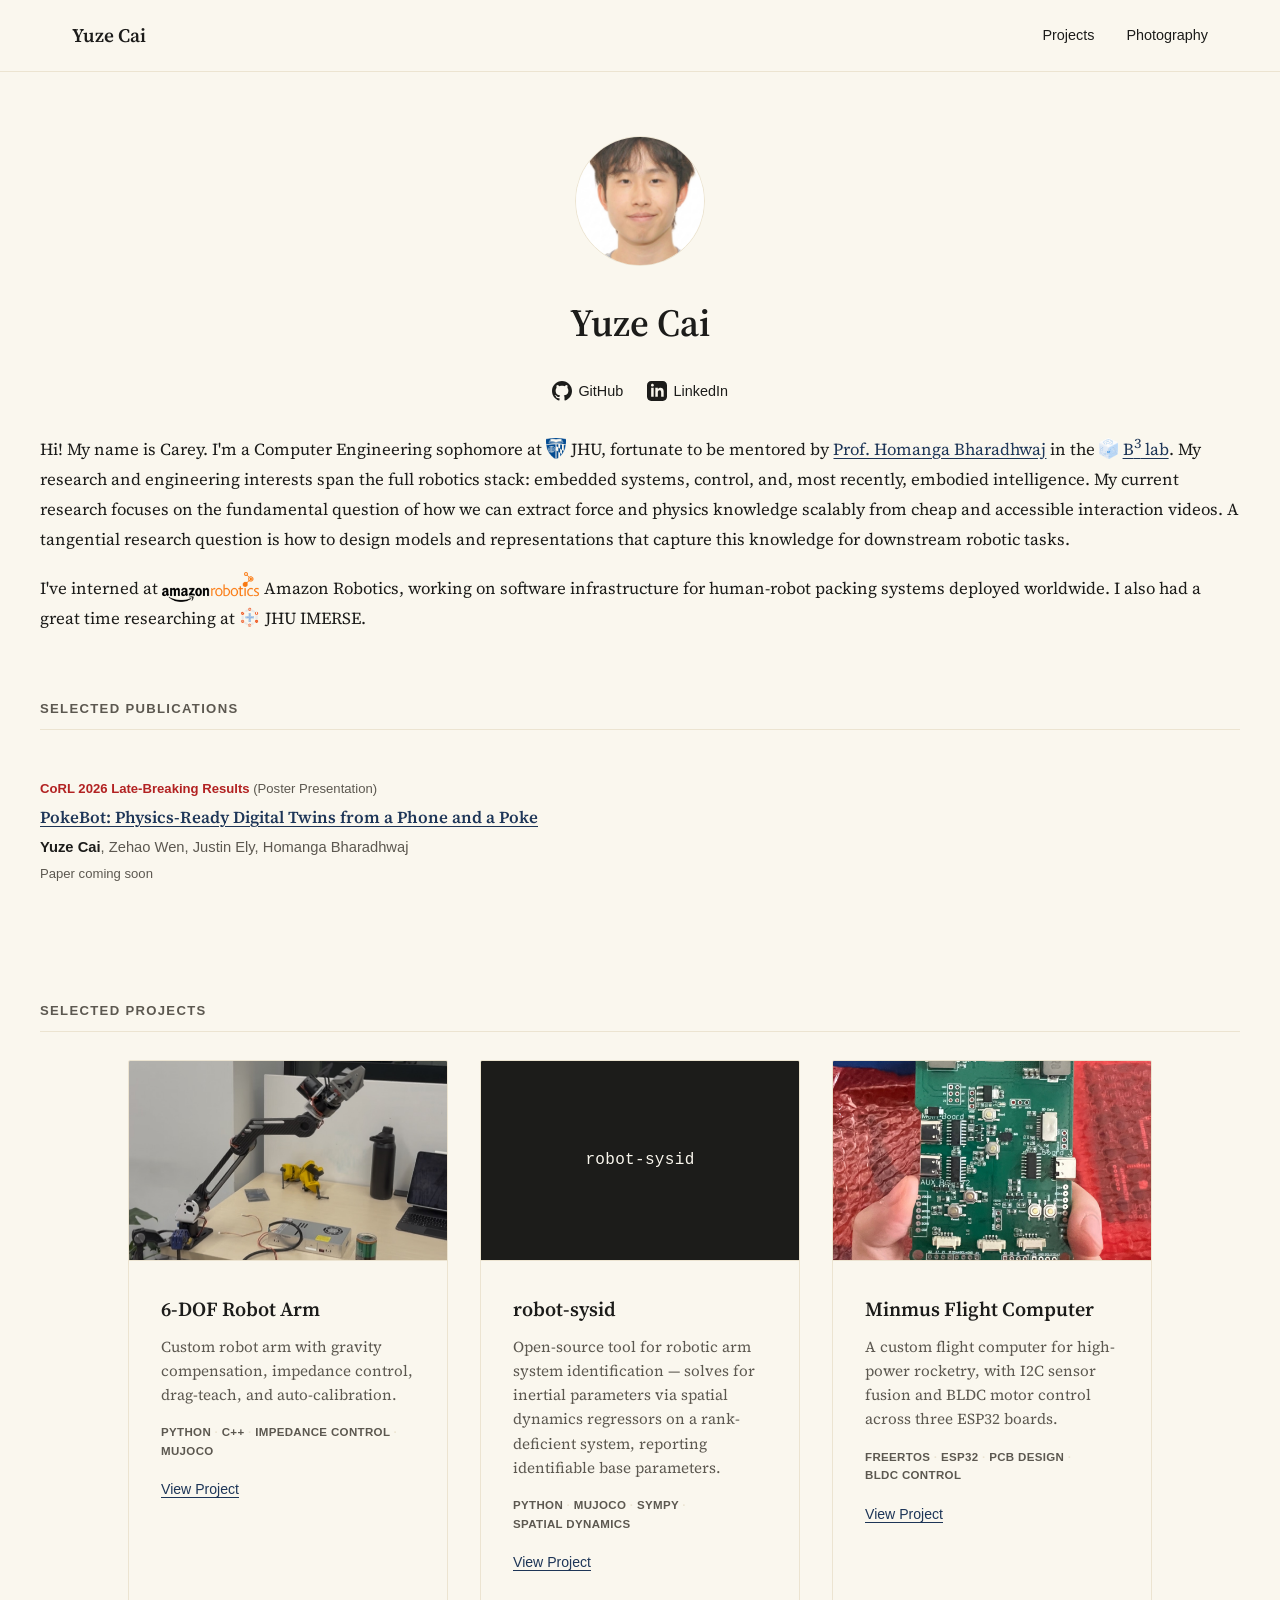
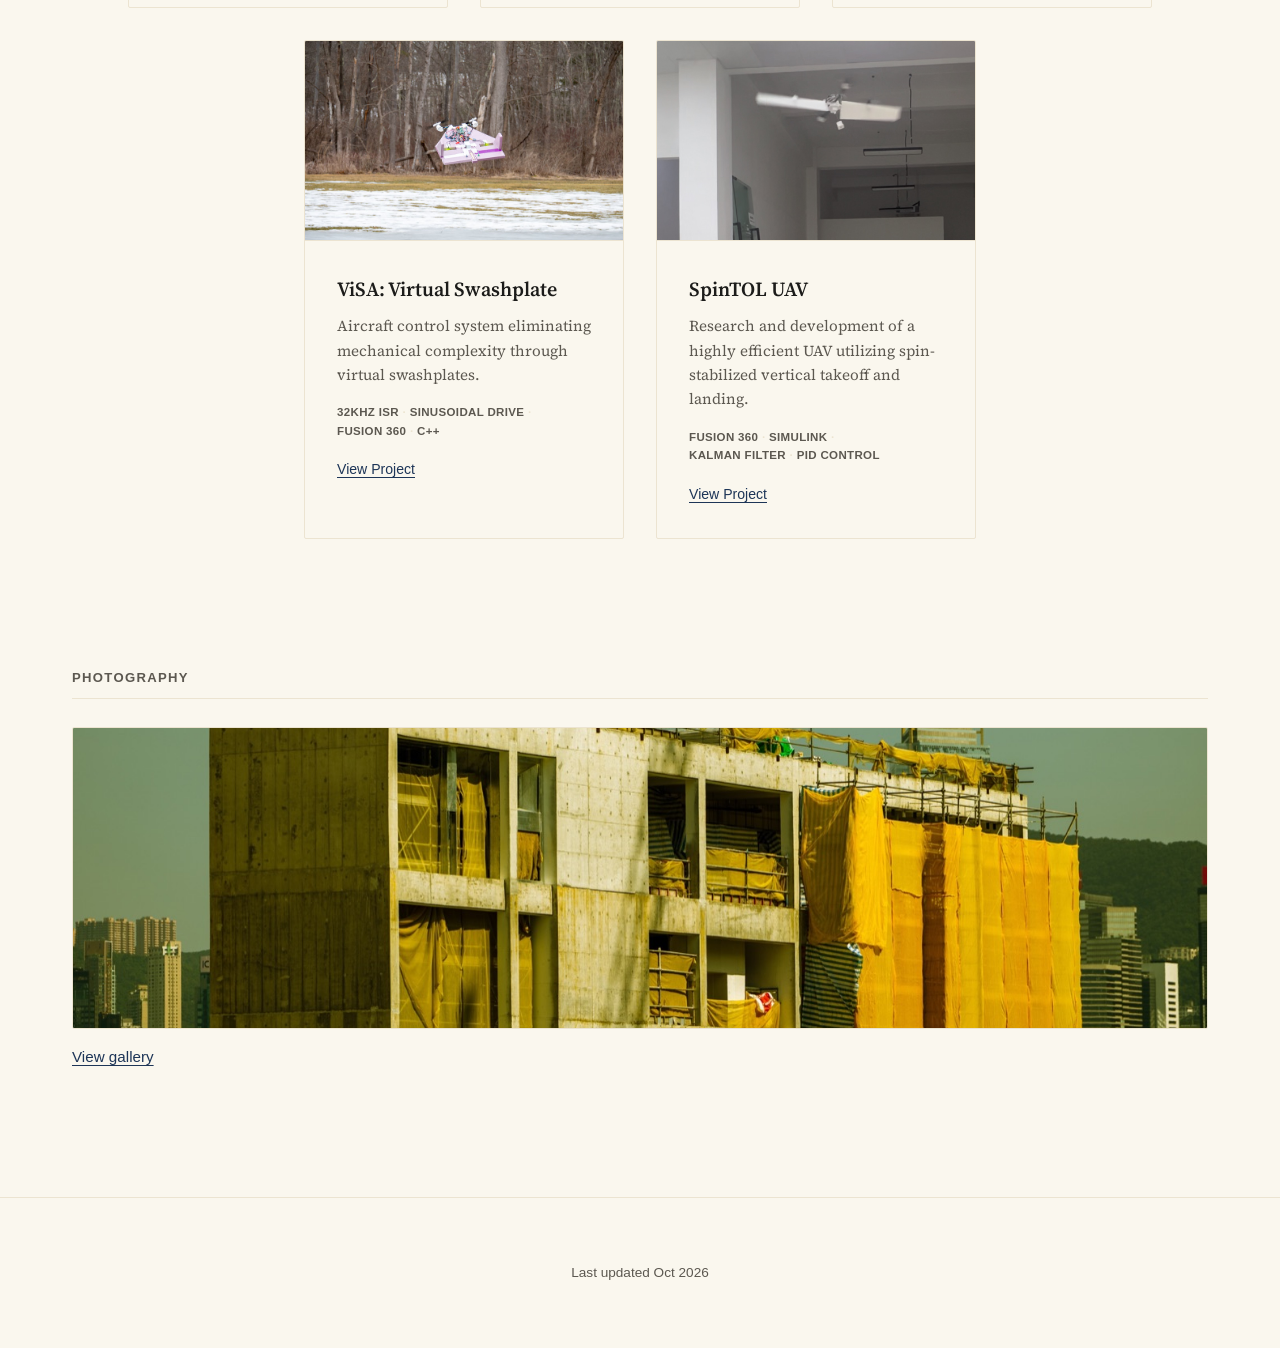
<file: index.html>
<!DOCTYPE html>
<html lang="en">

<head>
    <meta charset="UTF-8">
    <meta http-equiv="Cache-Control" content="no-cache, no-store, must-revalidate">
    <meta http-equiv="Pragma" content="no-cache">
    <meta http-equiv="Expires" content="0">
    <meta name="viewport" content="width=device-width, initial-scale=1.0">
    <meta name="keywords" content="Carey Cai, Yuze Cai, Johns Hopkins University, JHU, Amazon Robotics, Amazon, Concord Academy">
    <meta property="og:title" content="Yuze Cai (Carey Cai) | Portfolio">
    <meta property="og:description" content="Portfolio of Yuze Cai, also known as Carey Cai — robotics, embedded systems, and ML.">
    <meta property="og:image" content="https://www.yuzecai.com/assets/images/visa/prog/validation_flight.jpg">
    <meta property="og:url" content="https://www.yuzecai.com">
    <meta property="og:type" content="website">
    <meta name="twitter:card" content="summary_large_image">
    <meta name="twitter:image" content="https://www.yuzecai.com/assets/images/visa/prog/validation_flight.jpg">
    <title>Yuze Cai (Carey Cai) | Portfolio</title>
    <script type="application/ld+json">
        {
            "@context": "https://schema.org",
            "@type": "Person",
            "name": "Yuze Cai",
            "alternateName": "Carey Cai",
            "url": "https://www.yuzecai.com",
            "affiliation": [
                {
                    "@type": "CollegeOrUniversity",
                    "name": "Johns Hopkins University",
                    "alternateName": "JHU"
                },
                {
                    "@type": "Organization",
                    "name": "Amazon Robotics",
                    "parentOrganization": {
                        "@type": "Organization",
                        "name": "Amazon"
                    }
                }
            ],
            "alumniOf": {
                "@type": "EducationalOrganization",
                "name": "Concord Academy"
            }
        }
    </script>
    <link rel="stylesheet" href="css/styles-v5.css">
    <link rel="preconnect" href="https://fonts.googleapis.com">
    <link rel="preconnect" href="https://fonts.gstatic.com" crossorigin>
    <link href="https://fonts.googleapis.com/css2?family=Source+Serif+4:ital,wght@0,400;0,600;0,700;1,400&display=swap" rel="stylesheet">
</head>

<body>
    <header>
        <div class="container">
            <nav>
                <a href="index.html" class="logo">Yuze Cai</a>
                <div class="nav-links">
                    <a href="#projects">Projects</a>
                    <a href="projects/photography.html">Photography</a>
                </div>
            </nav>
        </div>
    </header>

    <main>
        <section class="hero container">
            <img src="assets/images/profile.jpg" alt="Yuze Cai" class="profile-pic">
            <h1>Yuze Cai</h1>
            <div class="social-links">
                <a href="https://github.com/curryabalone" target="_blank" class="social-btn">
                    <svg xmlns="http://www.w3.org/2000/svg" width="20" height="20" viewBox="0 0 24 24" fill="currentColor"><path d="M12 0c-6.626 0-12 5.373-12 12 0 5.302 3.438 9.8 8.207 11.387.599.111.793-.261.793-.577v-2.234c-3.338.726-4.033-1.416-4.033-1.416-.546-1.387-1.333-1.756-1.333-1.756-1.089-.745.083-.729.083-.729 1.205.084 1.839 1.237 1.839 1.237 1.07 1.834 2.807 1.304 3.492.997.107-.775.418-1.305.762-1.604-2.665-.305-5.467-1.334-5.467-5.931 0-1.311.469-2.381 1.236-3.221-.124-.303-.535-1.524.117-3.176 0 0 1.008-.322 3.301 1.23.957-.266 1.983-.399 3.003-.404 1.02.005 2.047.138 3.006.404 2.291-1.552 3.297-1.23 3.297-1.23.653 1.653.242 2.874.118 3.176.77.84 1.235 1.911 1.235 3.221 0 4.609-2.807 5.624-5.479 5.921.43.372.823 1.102.823 2.222v3.293c0 .319.192.694.801.576 4.765-1.589 8.199-6.086 8.199-11.386 0-6.627-5.373-12-12-12z"/></svg>
                    GitHub
                </a>
                <a href="https://www.linkedin.com/in/yuze-cai-326021232" target="_blank" class="social-btn">
                    <svg xmlns="http://www.w3.org/2000/svg" width="20" height="20" viewBox="0 0 24 24" fill="currentColor"><path d="M19 0h-14c-2.761 0-5 2.239-5 5v14c0 2.761 2.239 5 5 5h14c2.762 0 5-2.239 5-5v-14c0-2.761-2.238-5-5-5zm-11 19h-3v-11h3v11zm-1.5-12.268c-.966 0-1.75-.79-1.75-1.764s.784-1.764 1.75-1.764 1.75.79 1.75 1.764-.783 1.764-1.75 1.764zm13.5 12.268h-3v-5.604c0-3.368-4-3.113-4 0v5.604h-3v-11h3v1.765c1.396-2.586 7-2.777 7 2.476v6.759z"/></svg>
                    LinkedIn
                </a>
            </div>
        </section>

        <section class="intro container">
            <p>Hi! My name is Carey. I'm a Computer Engineering sophomore at <img src="assets/images/jhu-shield.png" alt="" class="inline-logo">JHU, fortunate to be mentored by <a href="https://homangab.github.io/" target="_blank">Prof. Homanga Bharadhwaj</a> in the <a href="https://b3.cs.jhu.edu/" target="_blank"><img src="assets/images/b3-logo.png" alt="" class="inline-logo">B<sup>3</sup> lab</a>. My research and engineering interests span the full robotics stack: embedded systems, control, and, most recently, embodied intelligence. My current research focuses on the fundamental question of how we can extract force and physics knowledge scalably from cheap and accessible interaction videos. A tangential research question is how to design models and representations that capture this knowledge for downstream robotic tasks.</p>
            <p>I've interned at <img src="assets/images/amazon-robotics-logo.png" alt="" class="inline-logo inline-logo-wide">Amazon Robotics, working on software infrastructure for human-robot packing systems deployed worldwide. I also had a great time researching at <img src="assets/images/imerse-logo.webp" alt="" class="inline-logo">JHU IMERSE.</p>
        </section>

        <section id="publications" class="publications container">
            <h2 class="section-title">Selected Publications</h2>
            <div class="publication">
                <p class="publication-tag"><strong class="venue">CoRL 2026 Late-Breaking Results</strong> (Poster Presentation)</p>
                <h3><a href="https://curryabalone.github.io/PokeBot/" target="_blank">PokeBot: Physics-Ready Digital Twins from a Phone and a Poke</a></h3>
                <p class="publication-authors"><strong>Yuze Cai</strong>, Zehao Wen, Justin Ely, Homanga Bharadhwaj</p>
                <p class="publication-meta">Paper coming soon</p>
            </div>
        </section>

        <section id="projects" class="projects container">
            <h2 class="section-title">Selected Projects</h2>
            <div class="grid project-grid">
                <article class="project-card">
                    <div class="card-image"
                        style="background-image: url('assets/images/7dof/profilepage.jpg'); background-size: cover; background-position: center;">
                    </div>
                    <div class="card-content">
                        <h3 class="card-title">6-DOF Robot Arm</h3>
                        <p class="card-desc">Custom robot arm with gravity compensation, impedance control, drag-teach, and auto-calibration.</p>
                        <div class="card-tags">
                            <span class="card-tag">Python</span>
                            <span class="card-tag">C++</span>
                            <span class="card-tag">Impedance Control</span>
                            <span class="card-tag">MuJoCo</span>
                        </div>
                        <a href="projects/7dof.html" class="btn">View Project</a>
                    </div>
                </article>

                <article class="project-card">
                    <div class="card-image card-image-placeholder">
                        <span class="card-image-label">robot-sysid</span>
                    </div>
                    <div class="card-content">
                        <h3 class="card-title">robot-sysid</h3>
                        <p class="card-desc">Open-source tool for robotic arm system identification — solves for inertial parameters via spatial dynamics regressors on a rank-deficient system, reporting identifiable base parameters.</p>
                        <div class="card-tags">
                            <span class="card-tag">Python</span>
                            <span class="card-tag">MuJoCo</span>
                            <span class="card-tag">SymPy</span>
                            <span class="card-tag">Spatial Dynamics</span>
                        </div>
                        <a href="projects/sysid.html" class="btn">View Project</a>
                    </div>
                </article>

                <article class="project-card">
                    <div class="card-image"
                        style="background-image: url('assets/images/minmus/prog/minmus_cover.jpg'); background-size: cover; background-position: center;">
                    </div>
                    <div class="card-content">
                        <h3 class="card-title">Minmus Flight Computer</h3>
                        <p class="card-desc">A custom flight computer for high-power rocketry, with I2C sensor
                            fusion and BLDC motor control across three ESP32 boards.</p>
                        <div class="card-tags">
                            <span class="card-tag">FreeRTOS</span>
                            <span class="card-tag">ESP32</span>
                            <span class="card-tag">PCB Design</span>
                            <span class="card-tag">BLDC Control</span>
                        </div>
                        <a href="projects/minmus.html" class="btn">View Project</a>
                    </div>
                </article>
                <article class="project-card">
                    <div class="card-image"
                        style="background-image: url('assets/images/visa/prog/validation_flight.jpg'); background-size: cover; background-position: center;">
                    </div>
                    <div class="card-content">
                        <h3 class="card-title">ViSA: Virtual Swashplate</h3>
                        <p class="card-desc">Aircraft control system eliminating mechanical complexity through
                            virtual swashplates.</p>
                        <div class="card-tags">
                            <span class="card-tag">32kHz ISR</span>
                            <span class="card-tag">Sinusoidal Drive</span>
                            <span class="card-tag">Fusion 360</span>
                            <span class="card-tag">C++</span>
                        </div>
                        <a href="projects/visa.html" class="btn">View Project</a>
                    </div>
                </article>

                <article class="project-card">
                    <div class="card-image"
                        style="background-image: url('assets/images/spintol/prog/indoor_spinning_flight.jpg'); background-size: cover; background-position: center;">
                    </div>
                    <div class="card-content">
                        <h3 class="card-title">SpinTOL UAV</h3>
                        <p class="card-desc">Research and development of a highly efficient UAV utilizing
                            spin-stabilized vertical takeoff and landing.</p>
                        <div class="card-tags">
                            <span class="card-tag">Fusion 360</span>
                            <span class="card-tag">Simulink</span>
                            <span class="card-tag">Kalman Filter</span>
                            <span class="card-tag">PID Control</span>
                        </div>
                        <a href="projects/spintol.html" class="btn">View Project</a>
                    </div>
                </article>
            </div>
        </section>

        <section id="photography" class="photo-feature container">
            <h2 class="section-title">Photography</h2>
            <a href="projects/photography.html" class="photo-feature-link">
                <img src="assets/images/photography/banner-preview.jpg" alt="Photography preview" class="photo-feature-img">
            </a>
            <p class="photo-feature-caption"><a href="projects/photography.html">View gallery</a></p>
        </section>
    </main>

    <footer>
        <div class="container">
            <p>Last updated Oct 2026</p>
        </div>
    </footer>
</body>

</html>
</file>
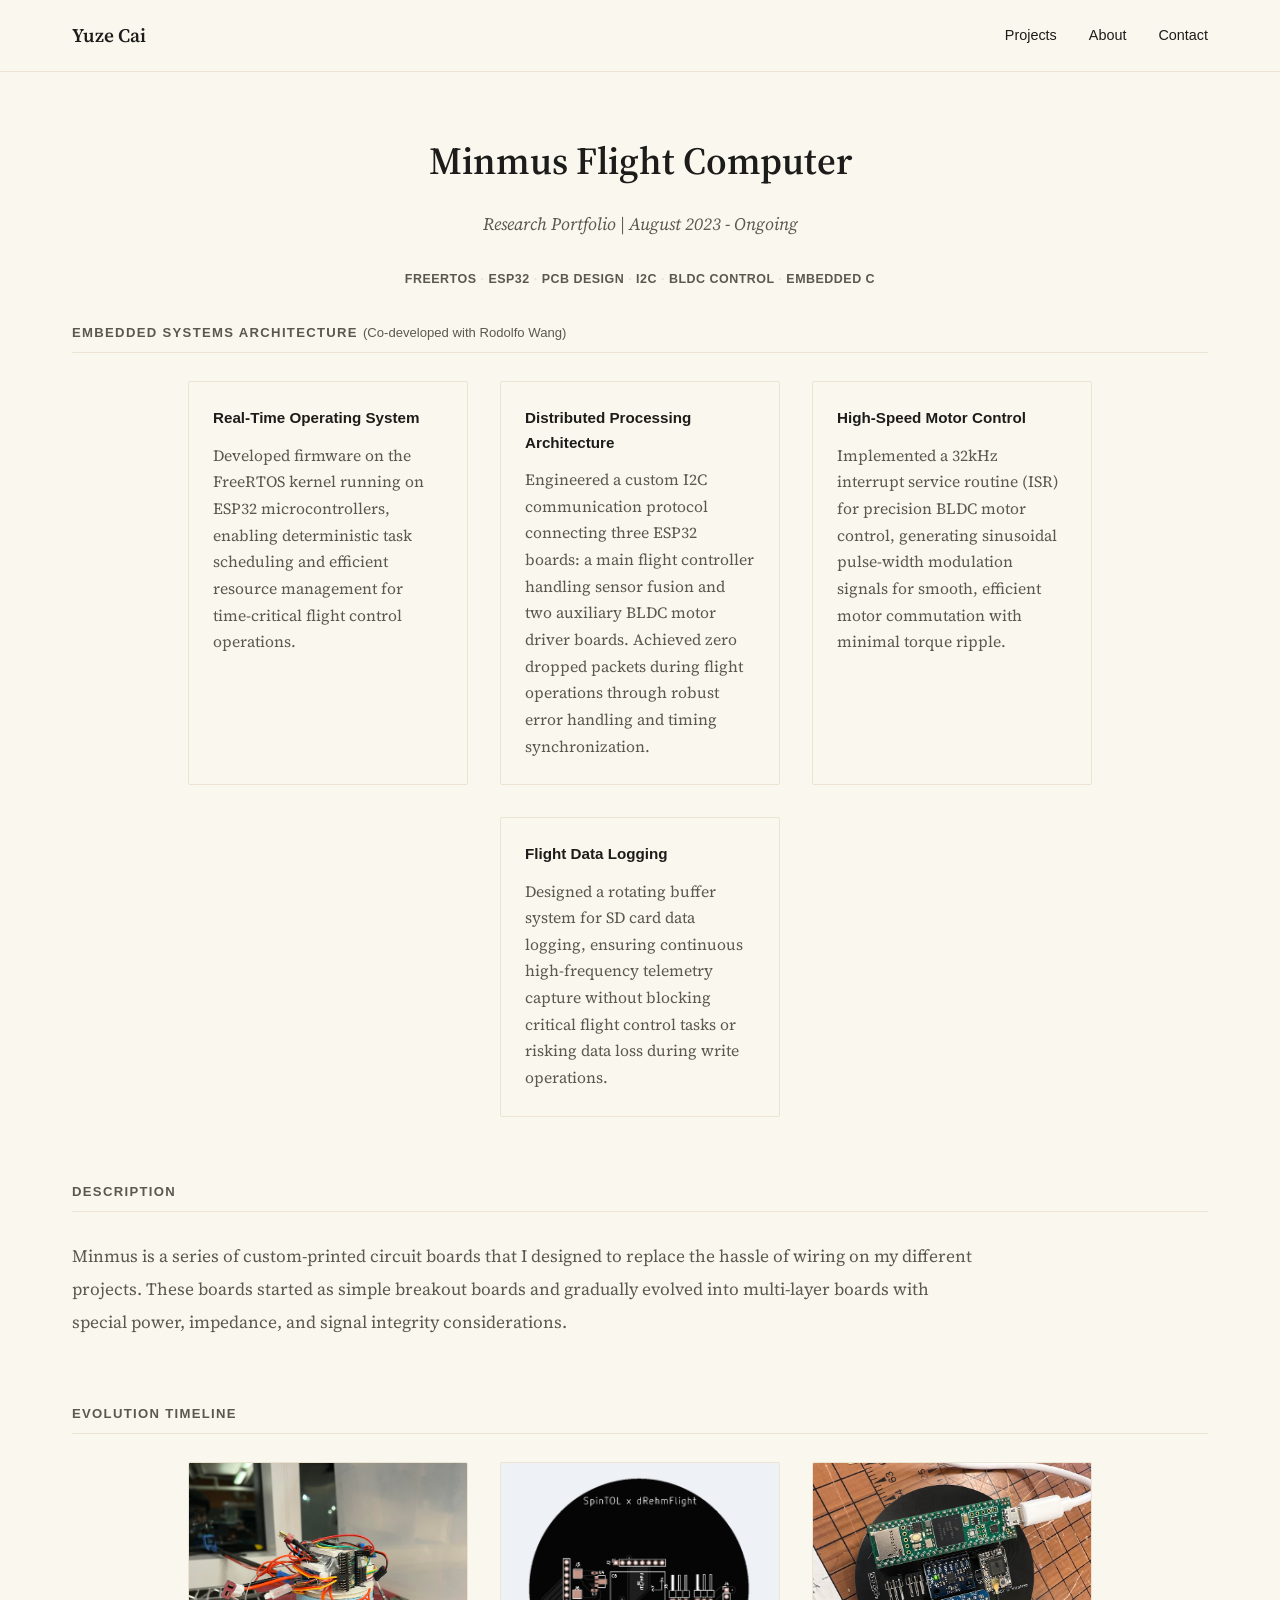
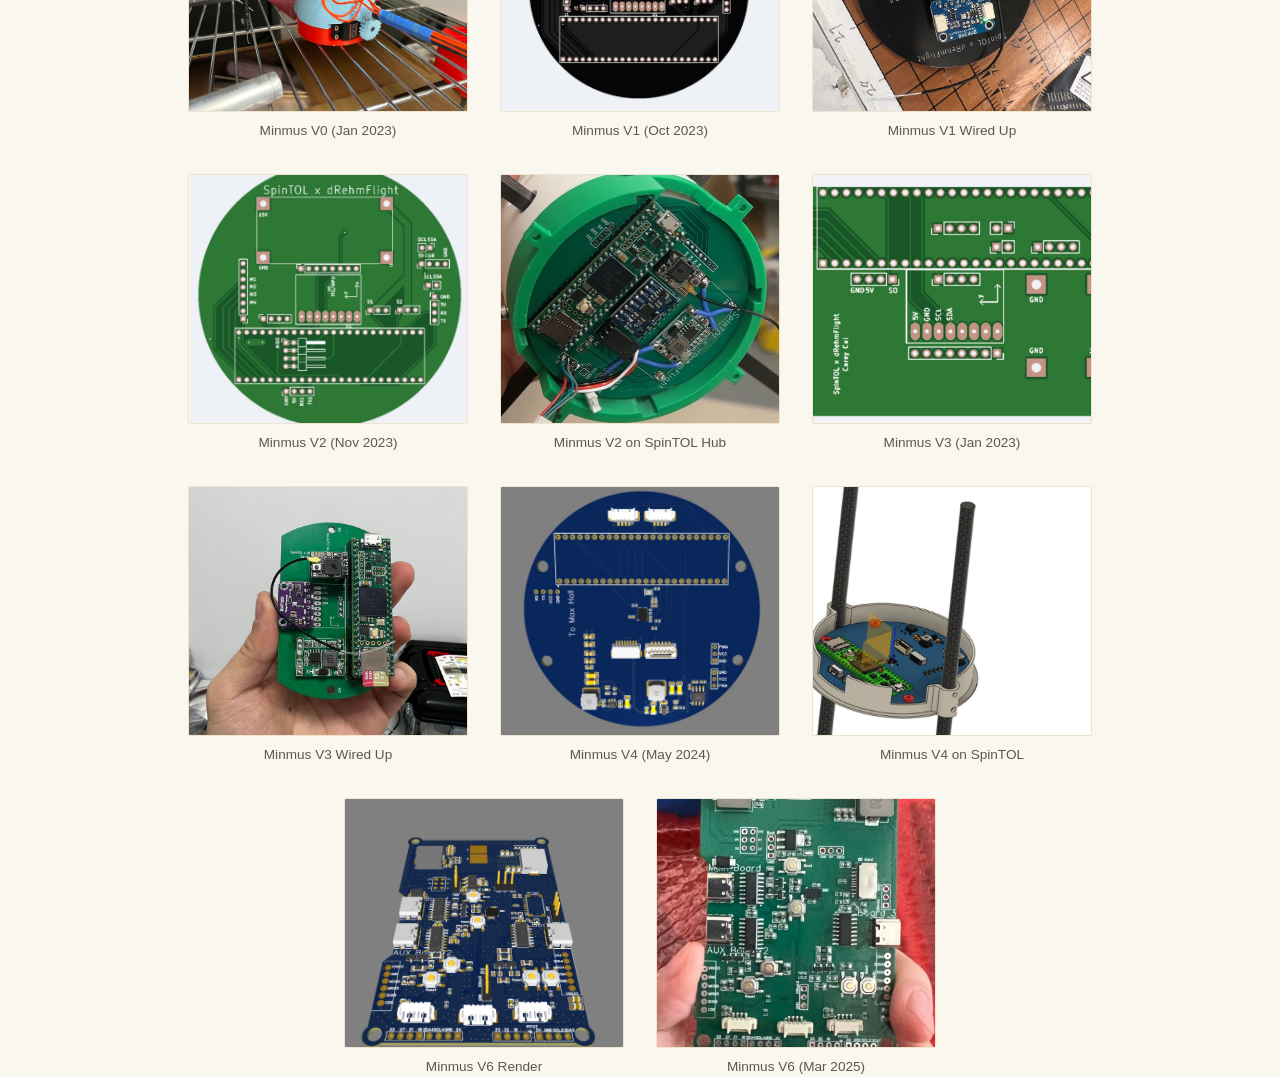
<file: projects/minmus.html>
<!DOCTYPE html>
<html lang="en">

<head>
    <meta charset="UTF-8">
    <meta http-equiv="Cache-Control" content="no-cache, no-store, must-revalidate">
    <meta http-equiv="Pragma" content="no-cache">
    <meta http-equiv="Expires" content="0">
    <meta name="viewport" content="width=device-width, initial-scale=1.0">
    <title>Minmus Flight Computer | Yuze Cai (Carey Cai)</title>
    <link rel="stylesheet" href="../css/styles-v5.css">
    <link rel="preconnect" href="https://fonts.googleapis.com">
    <link rel="preconnect" href="https://fonts.gstatic.com" crossorigin>
        <link href="https://fonts.googleapis.com/css2?family=Source+Serif+4:ital,wght@0,400;0,600;0,700;1,400&display=swap" rel="stylesheet">
</head>

<body>
    <header>
        <div class="container">
            <nav>
                <a href="../index.html" class="logo">Yuze Cai</a>
                <div class="nav-links">
                    <a href="../index.html#projects">Projects</a>
                    <a href="../index.html#about">About</a>
                    <a href="../index.html#contact">Contact</a>
                </div>
            </nav>
        </div>
    </header>

    <main>
        <section class="hero container">
            <h1>Minmus Flight Computer</h1>
            <p class="subtitle">Research Portfolio | August 2023 - Ongoing</p>
            <div class="tech-stack">
                <span class="tech-tag">FreeRTOS</span>
                <span class="tech-tag">ESP32</span>
                <span class="tech-tag">PCB Design</span>
                <span class="tech-tag">I2C</span>
                <span class="tech-tag">BLDC Control</span>
                <span class="tech-tag">Embedded C</span>
            </div>
        </section>

        <section class="container project-detail">
            <h2 class="section-title">Embedded Systems Architecture <span class="section-note">(Co-developed with Rodolfo Wang)</span></h2>
            <div class="tech-details">
                <div class="tech-item">
                    <h3>Real-Time Operating System</h3>
                    <p>Developed firmware on the FreeRTOS kernel running on ESP32 microcontrollers, enabling deterministic task scheduling and efficient resource management for time-critical flight control operations.</p>
                </div>
                <div class="tech-item">
                    <h3>Distributed Processing Architecture</h3>
                    <p>Engineered a custom I2C communication protocol connecting three ESP32 boards: a main flight controller handling sensor fusion and two auxiliary BLDC motor driver boards. Achieved zero dropped packets during flight operations through robust error handling and timing synchronization.</p>
                </div>
                <div class="tech-item">
                    <h3>High-Speed Motor Control</h3>
                    <p>Implemented a 32kHz interrupt service routine (ISR) for precision BLDC motor control, generating sinusoidal pulse-width modulation signals for smooth, efficient motor commutation with minimal torque ripple.</p>
                </div>
                <div class="tech-item">
                    <h3>Flight Data Logging</h3>
                    <p>Designed a rotating buffer system for SD card data logging, ensuring continuous high-frequency telemetry capture without blocking critical flight control tasks or risking data loss during write operations.</p>
                </div>
            </div>

            <div class="project-description">
                <h2 class="section-title">Description</h2>
                <p>Minmus is a series of custom-printed circuit boards that I designed to replace the hassle of wiring
                    on my different projects. These boards started as simple breakout boards and gradually evolved into
                    multi-layer boards with special power, impedance, and signal integrity considerations.</p>
            </div>

            <h2 class="section-title">Evolution Timeline</h2>
            <div class="grid gallery-grid">
                <div class="gallery-item">
                    <img src="../assets/images/minmus/prog/fce0e1_13c63caede4948ffb3336b65d0713c60~mv2.jpg"
                        alt="Minmus V0 (Jan 2023)">
                    <p class="caption">Minmus V0 (Jan 2023)</p>
                </div>
                <div class="gallery-item">
                    <img src="../assets/images/minmus/prog/fce0e1_4e437f41601c41d0985909ce0c5f330e~mv2.jpg"
                        alt="Minmus V1 (Oct 2023)">
                    <p class="caption">Minmus V1 (Oct 2023)</p>
                </div>
                <div class="gallery-item">
                    <img src="../assets/images/minmus/prog/fce0e1_20d8cf165ea34080920b8903b0c57d6c~mv2.jpg"
                        alt="Minmus V1 Wired Up">
                    <p class="caption">Minmus V1 Wired Up</p>
                </div>
                <div class="gallery-item">
                    <img src="../assets/images/minmus/prog/fce0e1_276fbe359d4444e8a49f9c6785b99a60~mv2.jpg"
                        alt="Minmus V2 (Nov 2023)">
                    <p class="caption">Minmus V2 (Nov 2023)</p>
                </div>
                <div class="gallery-item">
                    <img src="../assets/images/minmus/prog/fce0e1_c81bfb11533f44d1afe2e12122f222b7~mv2.jpg"
                        alt="Minmus V2 on SpinTOL">
                    <p class="caption">Minmus V2 on SpinTOL Hub</p>
                </div>
                <div class="gallery-item">
                    <img src="../assets/images/minmus/prog/fce0e1_8b75843aa3ee4e3596fd4c7925430ed5~mv2.jpg"
                        alt="Minmus V3 (Jan 2023)">
                    <p class="caption">Minmus V3 (Jan 2023)</p>
                </div>
                <div class="gallery-item">
                    <img src="../assets/images/minmus/prog/fce0e1_56683cf1848547ef9a2edfa3bf6432a9~mv2.jpg"
                        alt="Minmus V3 Wired Up">
                    <p class="caption">Minmus V3 Wired Up</p>
                </div>
                <div class="gallery-item">
                    <img src="../assets/images/minmus/prog/fce0e1_053f11b4061e4b199610abce5fe8e607~mv2.jpg"
                        alt="Minmus V4 (May 2024)">
                    <p class="caption">Minmus V4 (May 2024)</p>
                </div>
                <div class="gallery-item">
                    <img src="../assets/images/minmus/prog/fce0e1_4d307412deeb43c282da37e9a3b13611~mv2.jpg"
                        alt="Minmus V4 on SpinTOL">
                    <p class="caption">Minmus V4 on SpinTOL</p>
                </div>
                <div class="gallery-item">
                    <img src="../assets/images/minmus/prog/fce0e1_8c0316a1ec0a421192ff259a60fbfe7e~mv2.jpg"
                        alt="Minmus V6 Render">
                    <p class="caption">Minmus V6 Render</p>
                </div>
                <div class="gallery-item">
                    <img src="../assets/images/minmus/prog/minmus_cover.jpg" alt="Minmus V6 (Mar 2025)">
                    <p class="caption">Minmus V6 (Mar 2025)</p>
                </div>
            </div>
        </section>
    </main>

</body>

</html>
</file>
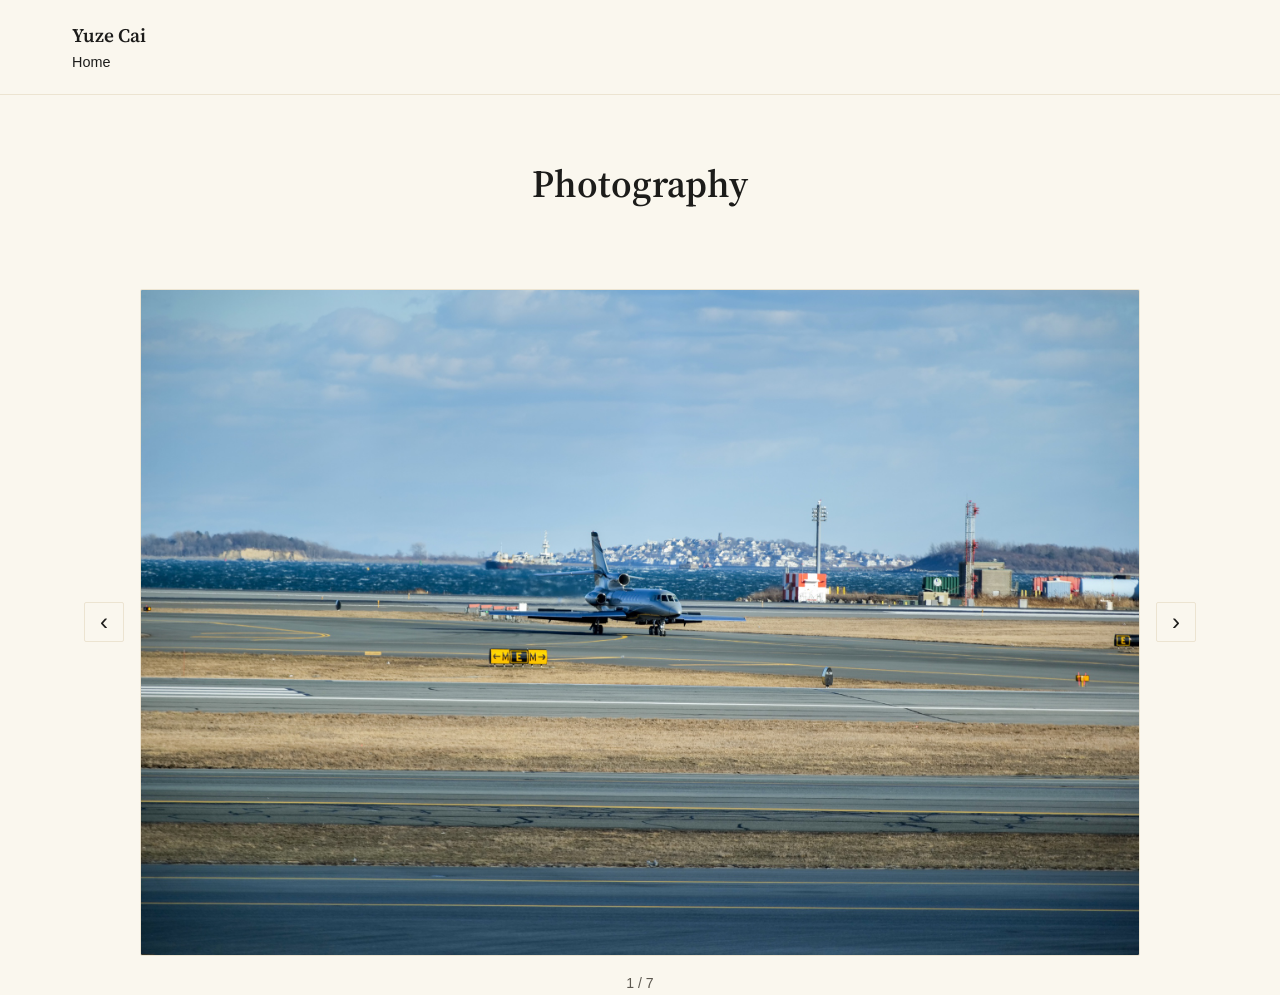
<file: projects/photography.html>
<!DOCTYPE html>
<html lang="en">

<head>
    <meta charset="UTF-8">
    <meta http-equiv="Cache-Control" content="no-cache, no-store, must-revalidate">
    <meta http-equiv="Pragma" content="no-cache">
    <meta http-equiv="Expires" content="0">
    <meta name="viewport" content="width=device-width, initial-scale=1.0">
    <title>Photography | Yuze Cai (Carey Cai)</title>
    <link rel="preconnect" href="https://fonts.googleapis.com">
    <link rel="preconnect" href="https://fonts.gstatic.com" crossorigin>
        <link href="https://fonts.googleapis.com/css2?family=Source+Serif+4:ital,wght@0,400;0,600;0,700;1,400&display=swap" rel="stylesheet">
    <link rel="stylesheet" href="../css/styles-v5.css">
</head>

<body>
    <header class="site-header">
        <div class="container header-container">
            <a href="../index.html" class="logo">Yuze Cai</a>
            <nav class="main-nav">
                <ul>
                    <li><a href="../index.html">Home</a></li>
                </ul>
            </nav>
        </div>
    </header>

    <main>
        <section class="hero container">
            <h1>Photography</h1>
        </section>

        <section class="container">
            <div class="photo-viewer">
                <button class="photo-nav photo-prev" aria-label="Previous photo">&#8249;</button>
                <div class="photo-stage">
                    <img id="photo" src="../assets/images/photography/1.jpg" alt="Photograph">
                </div>
                <button class="photo-nav photo-next" aria-label="Next photo">&#8250;</button>
            </div>
            <p class="photo-counter"><span id="photo-index">1</span> / 7</p>
        </section>
    </main>

    <script>
        (function () {
            var total = 7;
            var current = 1;
            var img = document.getElementById('photo');
            var indexLabel = document.getElementById('photo-index');

            // Preload neighbours so navigation feels instant
            function preload(n) {
                if (n < 1 || n > total) return;
                var i = new Image();
                i.src = '../assets/images/photography/' + n + '.jpg';
            }

            function show(n) {
                current = (n - 1 + total) % total + 1;
                img.src = '../assets/images/photography/' + current + '.jpg';
                indexLabel.textContent = current;
                preload(current + 1);
                preload(current - 1);
            }

            document.querySelector('.photo-prev').addEventListener('click', function () { show(current - 1); });
            document.querySelector('.photo-next').addEventListener('click', function () { show(current + 1); });

            document.addEventListener('keydown', function (e) {
                if (e.key === 'ArrowLeft') show(current - 1);
                if (e.key === 'ArrowRight') show(current + 1);
            });

            preload(2);
        })();
    </script>
</body>

</html>
</file>
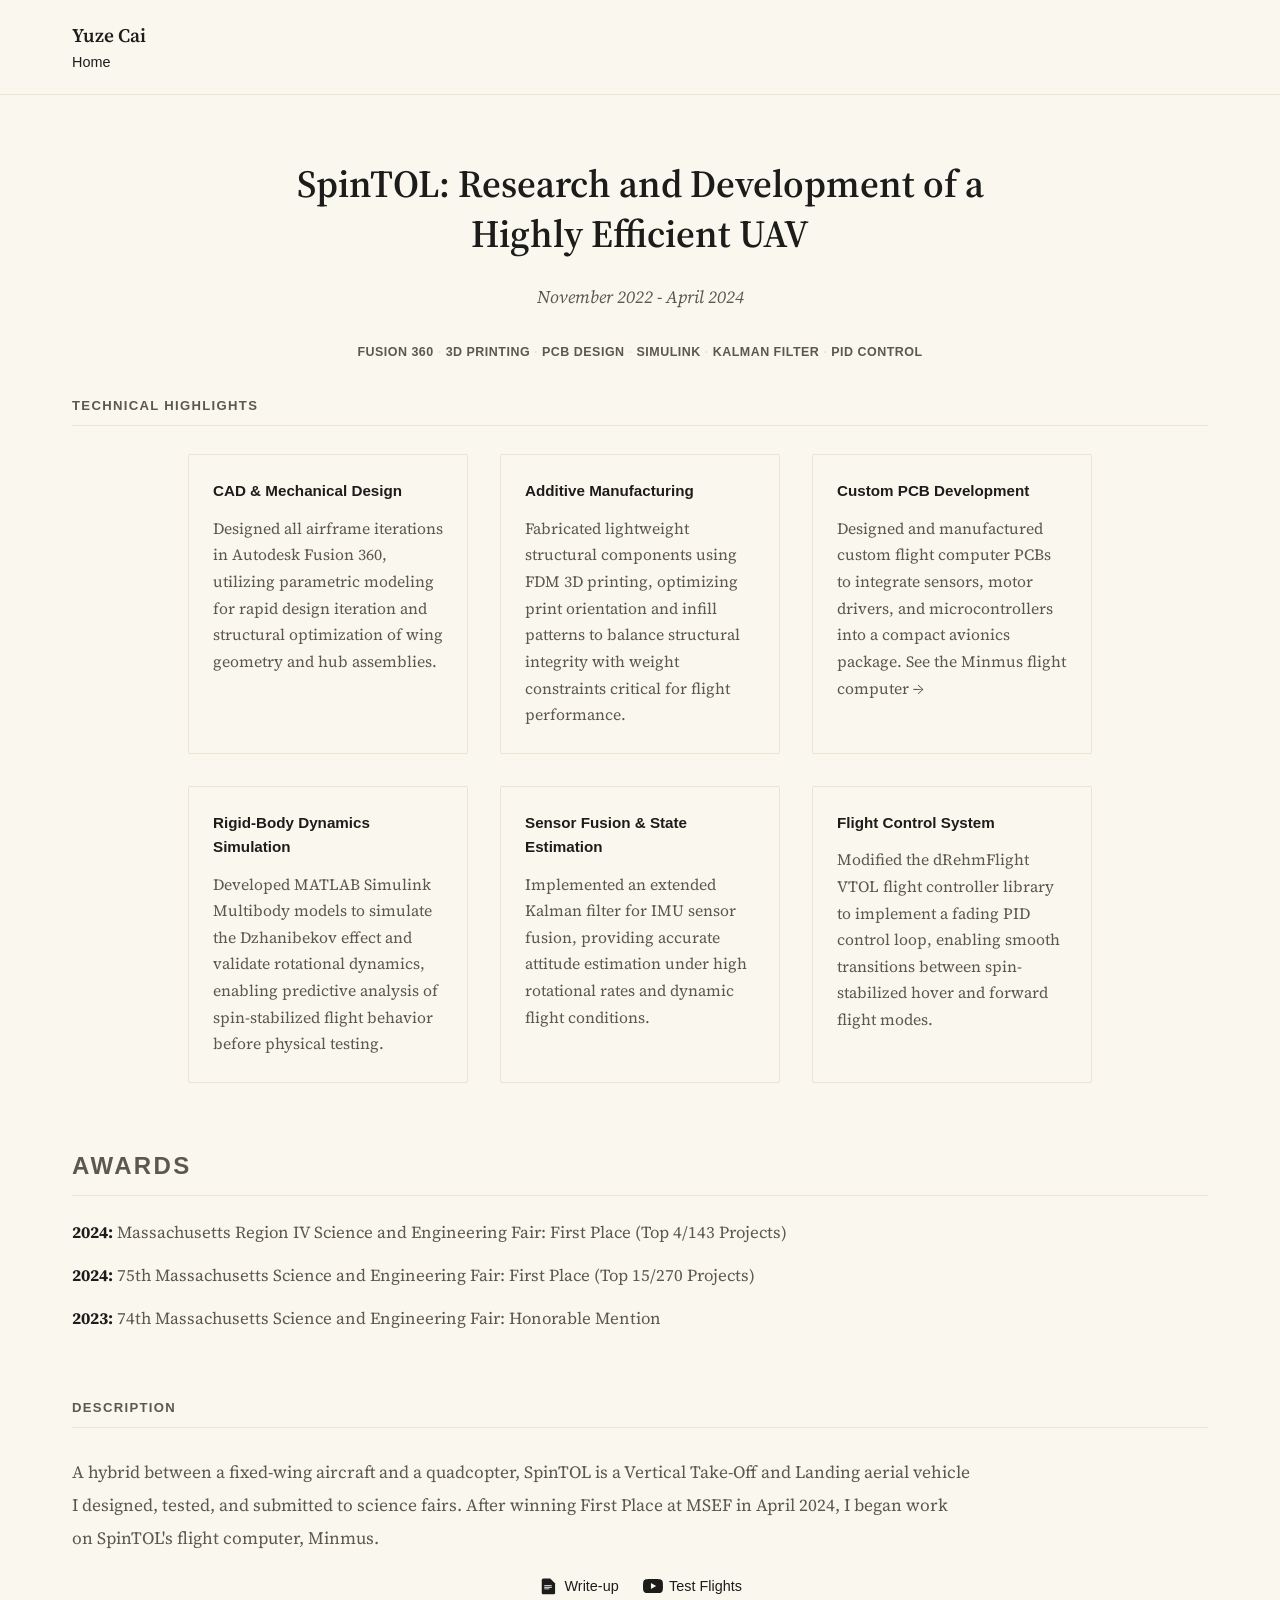
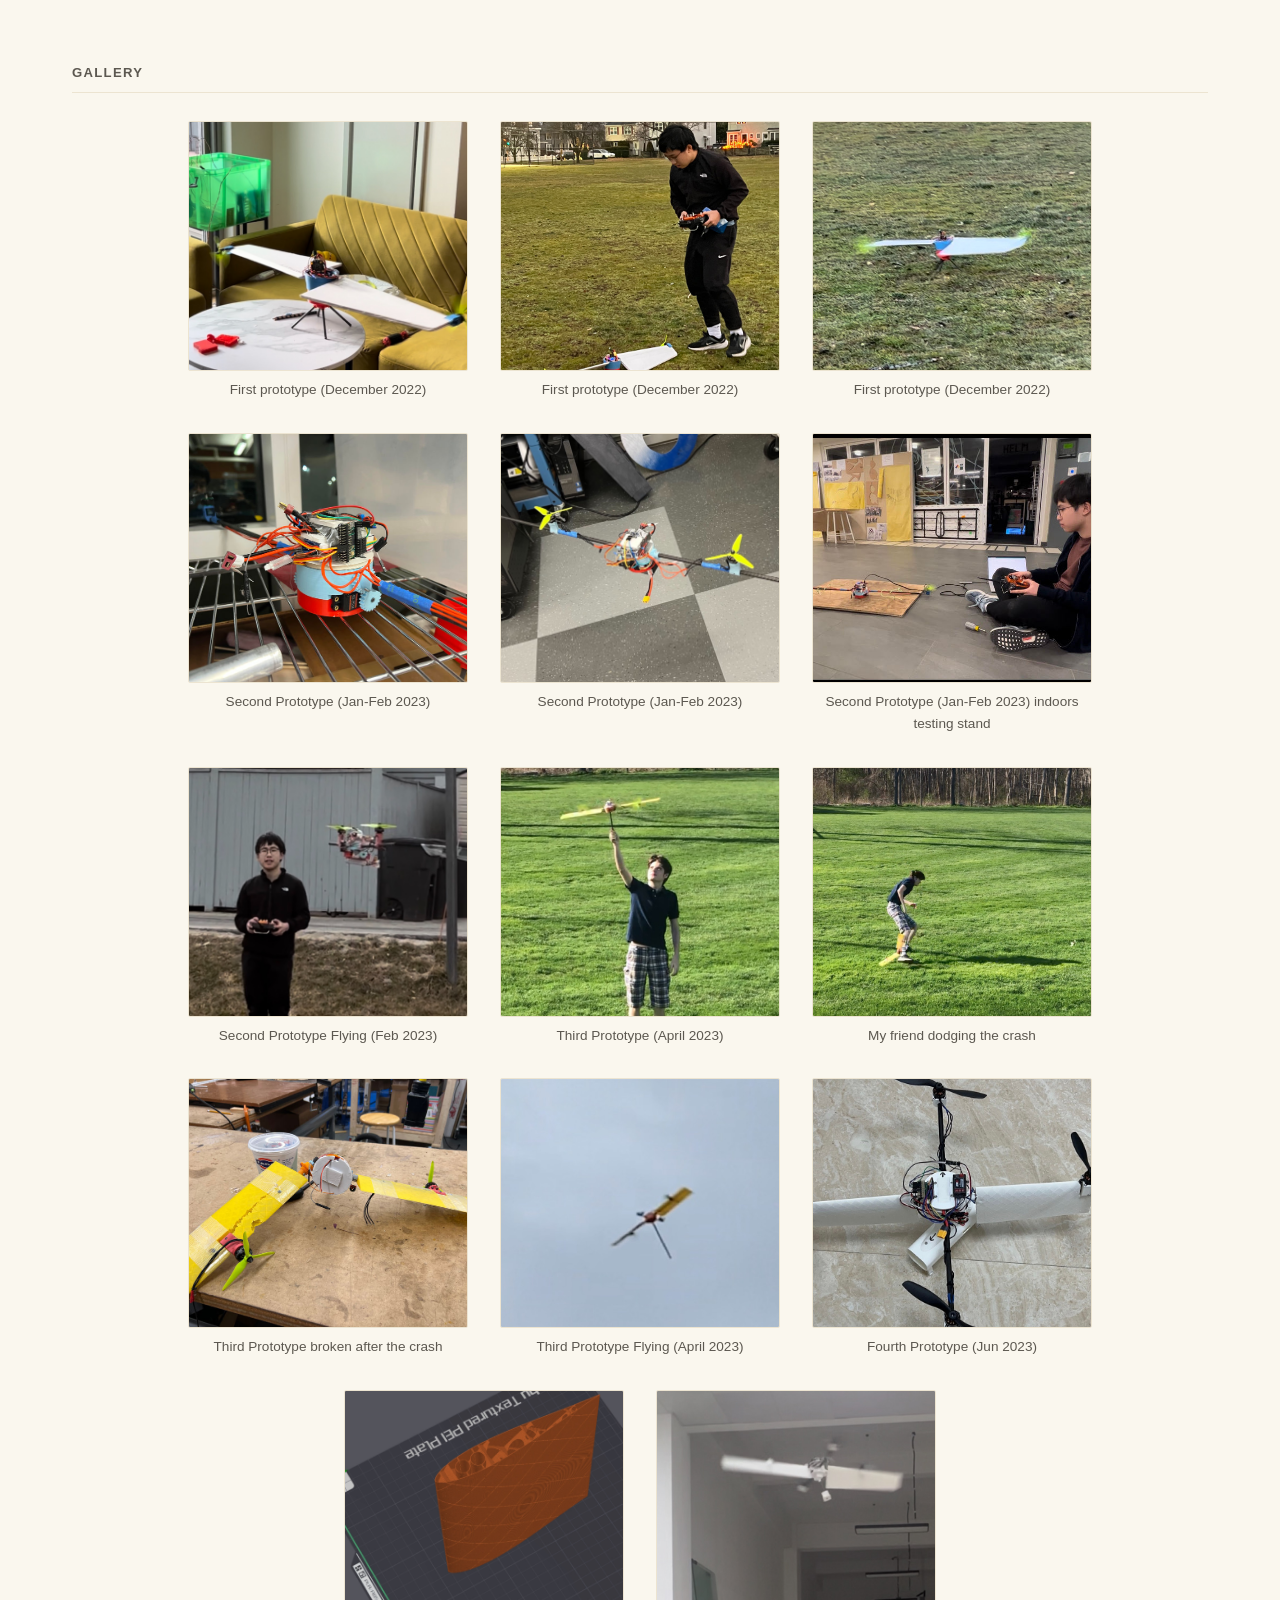
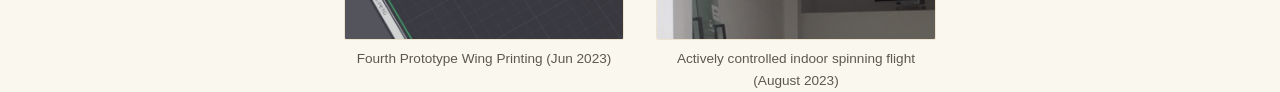
<file: projects/spintol.html>
<!DOCTYPE html>
<html lang="en">

<head>
    <meta charset="UTF-8">
    <meta http-equiv="Cache-Control" content="no-cache, no-store, must-revalidate">
    <meta http-equiv="Pragma" content="no-cache">
    <meta http-equiv="Expires" content="0">
    <meta name="viewport" content="width=device-width, initial-scale=1.0">
    <title>SpinTOL | Yuze Cai (Carey Cai)</title>
    <link rel="preconnect" href="https://fonts.googleapis.com">
    <link rel="preconnect" href="https://fonts.gstatic.com" crossorigin>
        <link href="https://fonts.googleapis.com/css2?family=Source+Serif+4:ital,wght@0,400;0,600;0,700;1,400&display=swap" rel="stylesheet">
    <link rel="stylesheet" href="../css/styles-v5.css">
</head>

<body>
    <header class="site-header">
        <div class="container header-container">
            <a href="../index.html" class="logo">Yuze Cai</a>
            <nav class="main-nav">
                <ul>
                    <li><a href="../index.html">Home</a></li>
                </ul>
            </nav>
        </div>
    </header>

    <main>
        <section class="hero container">
            <h1>SpinTOL: Research and Development of a Highly Efficient UAV</h1>
            <p class="subtitle">November 2022 - April 2024</p>
            <div class="tech-stack">
                <span class="tech-tag">Fusion 360</span>
                <span class="tech-tag">3D Printing</span>
                <span class="tech-tag">PCB Design</span>
                <span class="tech-tag">Simulink</span>
                <span class="tech-tag">Kalman Filter</span>
                <span class="tech-tag">PID Control</span>
            </div>
        </section>

        <section class="container project-detail">
            <h2 class="section-title">Technical Highlights</h2>
            <div class="tech-details">
                <div class="tech-item">
                    <h3>CAD & Mechanical Design</h3>
                    <p>Designed all airframe iterations in Autodesk Fusion 360, utilizing parametric modeling for rapid design iteration and structural optimization of wing geometry and hub assemblies.</p>
                </div>
                <div class="tech-item">
                    <h3>Additive Manufacturing</h3>
                    <p>Fabricated lightweight structural components using FDM 3D printing, optimizing print orientation and infill patterns to balance structural integrity with weight constraints critical for flight performance.</p>
                </div>
                <div class="tech-item">
                    <h3>Custom PCB Development</h3>
                    <p>Designed and manufactured custom flight computer PCBs to integrate sensors, motor drivers, and microcontrollers into a compact avionics package. <a href="minmus.html">See the Minmus flight computer →</a></p>
                </div>
                <div class="tech-item">
                    <h3>Rigid-Body Dynamics Simulation</h3>
                    <p>Developed MATLAB Simulink Multibody models to simulate the Dzhanibekov effect and validate rotational dynamics, enabling predictive analysis of spin-stabilized flight behavior before physical testing.</p>
                </div>
                <div class="tech-item">
                    <h3>Sensor Fusion & State Estimation</h3>
                    <p>Implemented an extended Kalman filter for IMU sensor fusion, providing accurate attitude estimation under high rotational rates and dynamic flight conditions.</p>
                </div>
                <div class="tech-item">
                    <h3>Flight Control System</h3>
                    <p>Modified the dRehmFlight VTOL flight controller library to implement a fading PID control loop, enabling smooth transitions between spin-stabilized hover and forward flight modes.</p>
                </div>
            </div>

            <div class="project-awards">
                <h2 class="section-title">Awards</h2>
                <ul class="awards-list">
                    <li><strong>2024:</strong> Massachusetts Region IV Science and Engineering Fair: First Place
                        (Top 4/143 Projects)</li>
                    <li><strong>2024:</strong> 75th Massachusetts Science and Engineering Fair: First Place (Top
                        15/270 Projects)</li>
                    <li><strong>2023:</strong> 74th Massachusetts Science and Engineering Fair: Honorable Mention
                    </li>
                </ul>
            </div>

            <div class="project-description">
                <h2 class="section-title">Description</h2>
                <p>A hybrid between a fixed-wing aircraft and a quadcopter, SpinTOL is a Vertical Take-Off and
                    Landing aerial vehicle I designed, tested, and submitted to science fairs. After winning First
                    Place at MSEF in April 2024, I began work on SpinTOL's flight computer, Minmus.</p>

                <div class="social-links" style="justify-content: center;">
                    <a href="https://docs.google.com/document/d/1yyjtRX0c5Wh_-PxOMVQ-P8d6N3hrC5TZeGwGZRTzut0/edit?usp=sharing"
                        target="_blank" class="social-btn">
                        <svg xmlns="http://www.w3.org/2000/svg" width="20" height="20" viewBox="0 0 48 48">
                            <path fill="currentColor" d="M13 6h16l12 12v22c0 2.2-1.8 4-4 4H13c-2.2 0-4-1.8-4-4V10c0-2.2 1.8-4 4-4z"/>
                            <path fill="currentColor" opacity="0.7" d="M29 6l12 12H33c-2.2 0-4-1.8-4-4V6z"/>
                            <path fill="#fff" d="M15 22h18v2H15zm0 4h18v2H15zm0 4h12v2H15z"/>
                        </svg>
                        Write-up
                    </a>
                    <a href="https://www.youtube.com/playlist?list=PLczEJ7wUDq_kVWzu2p_fPb5mzpkm36RUU" target="_blank"
                        class="social-btn">
                        <svg xmlns="http://www.w3.org/2000/svg" width="20" height="20" viewBox="0 0 24 24" fill="currentColor"><path d="M23.498 6.186a3.016 3.016 0 0 0-2.122-2.136C19.505 3.545 12 3.545 12 3.545s-7.505 0-9.377.505A3.017 3.017 0 0 0 .502 6.186C0 8.07 0 12 0 12s0 3.93.502 5.814a3.016 3.016 0 0 0 2.122 2.136c1.871.505 9.376.505 9.376.505s7.505 0 9.377-.505a3.015 3.015 0 0 0 2.122-2.136C24 15.93 24 12 24 12s0-3.93-.502-5.814zM9.545 15.568V8.432L15.818 12l-6.273 3.568z"/></svg>
                        Test Flights
                    </a>
                </div>
            </div>

            <h2 class="section-title">Gallery</h2>
            <div class="grid gallery-grid">
                <div class="gallery-item">
                    <img src="../assets/images/spintol/prog/first_prototype_1.jpg" alt="First prototype (December 2022)">
                    <p class="caption">First prototype (December 2022)</p>
                </div>
                <div class="gallery-item">
                    <img src="../assets/images/spintol/prog/first_prototype_2.jpg" alt="First prototype (December 2022)">
                    <p class="caption">First prototype (December 2022)</p>
                </div>
                <div class="gallery-item">
                    <img src="../assets/images/spintol/prog/first_prototype_3.jpg" alt="First prototype (December 2022)">
                    <p class="caption">First prototype (December 2022)</p>
                </div>
                <div class="gallery-item">
                    <img src="../assets/images/spintol/prog/second_prototype_1.jpg" alt="Second Prototype (Jan-Feb 2023)">
                    <p class="caption">Second Prototype (Jan-Feb 2023)</p>
                </div>
                <div class="gallery-item">
                    <img src="../assets/images/spintol/prog/second_prototype_2.jpg" alt="Second Prototype (Jan-Feb 2023)">
                    <p class="caption">Second Prototype (Jan-Feb 2023)</p>
                </div>
                <div class="gallery-item">
                    <img src="../assets/images/spintol/prog/second_prototype_test_stand.jpg"
                        alt="Second Prototype (Jan-Feb 2023) indoors testing stand">
                    <p class="caption">Second Prototype (Jan-Feb 2023) indoors testing stand</p>
                </div>
                <div class="gallery-item">
                    <img src="../assets/images/spintol/prog/second_prototype_flying.jpg"
                        alt="Second Prototype Flying (Feb 2023)">
                    <p class="caption">Second Prototype Flying (Feb 2023)</p>
                </div>
                <div class="gallery-item">
                    <img src="../assets/images/spintol/prog/third_prototype.jpg" alt="Third Prototype (April 2023)">
                    <p class="caption">Third Prototype (April 2023)</p>
                </div>
                <div class="gallery-item">
                    <img src="../assets/images/spintol/prog/dodging_crash.jpg" alt="My friend dodging the crash">
                    <p class="caption">My friend dodging the crash</p>
                </div>
                <div class="gallery-item">
                    <img src="../assets/images/spintol/prog/third_prototype_broken.jpg"
                        alt="Third Prototype broken after the crash">
                    <p class="caption">Third Prototype broken after the crash</p>
                </div>
                <div class="gallery-item">
                    <img src="../assets/images/spintol/prog/third_prototype_flying.jpg"
                        alt="Third Prototype Flying (April 2023)">
                    <p class="caption">Third Prototype Flying (April 2023)</p>
                </div>
                <div class="gallery-item">
                    <img src="../assets/images/spintol/prog/fourth_prototype.jpg" alt="Fourth Prototype (Jun 2023)">
                    <p class="caption">Fourth Prototype (Jun 2023)</p>
                </div>
                <div class="gallery-item">
                    <img src="../assets/images/spintol/prog/fourth_prototype_wing_printing.jpg"
                        alt="Fourth Prototype Wing Printing (Jun 2023)">
                    <p class="caption">Fourth Prototype Wing Printing (Jun 2023)</p>
                </div>
                <div class="gallery-item">
                    <img src="../assets/images/spintol/prog/indoor_spinning_flight.jpg"
                        alt="Actively controlled indoor spinning flight (August 2023)">
                    <p class="caption">Actively controlled indoor spinning flight (August 2023)</p>
                </div>
            </div>
        </section>
    </main>
</body>

</html>
</file>
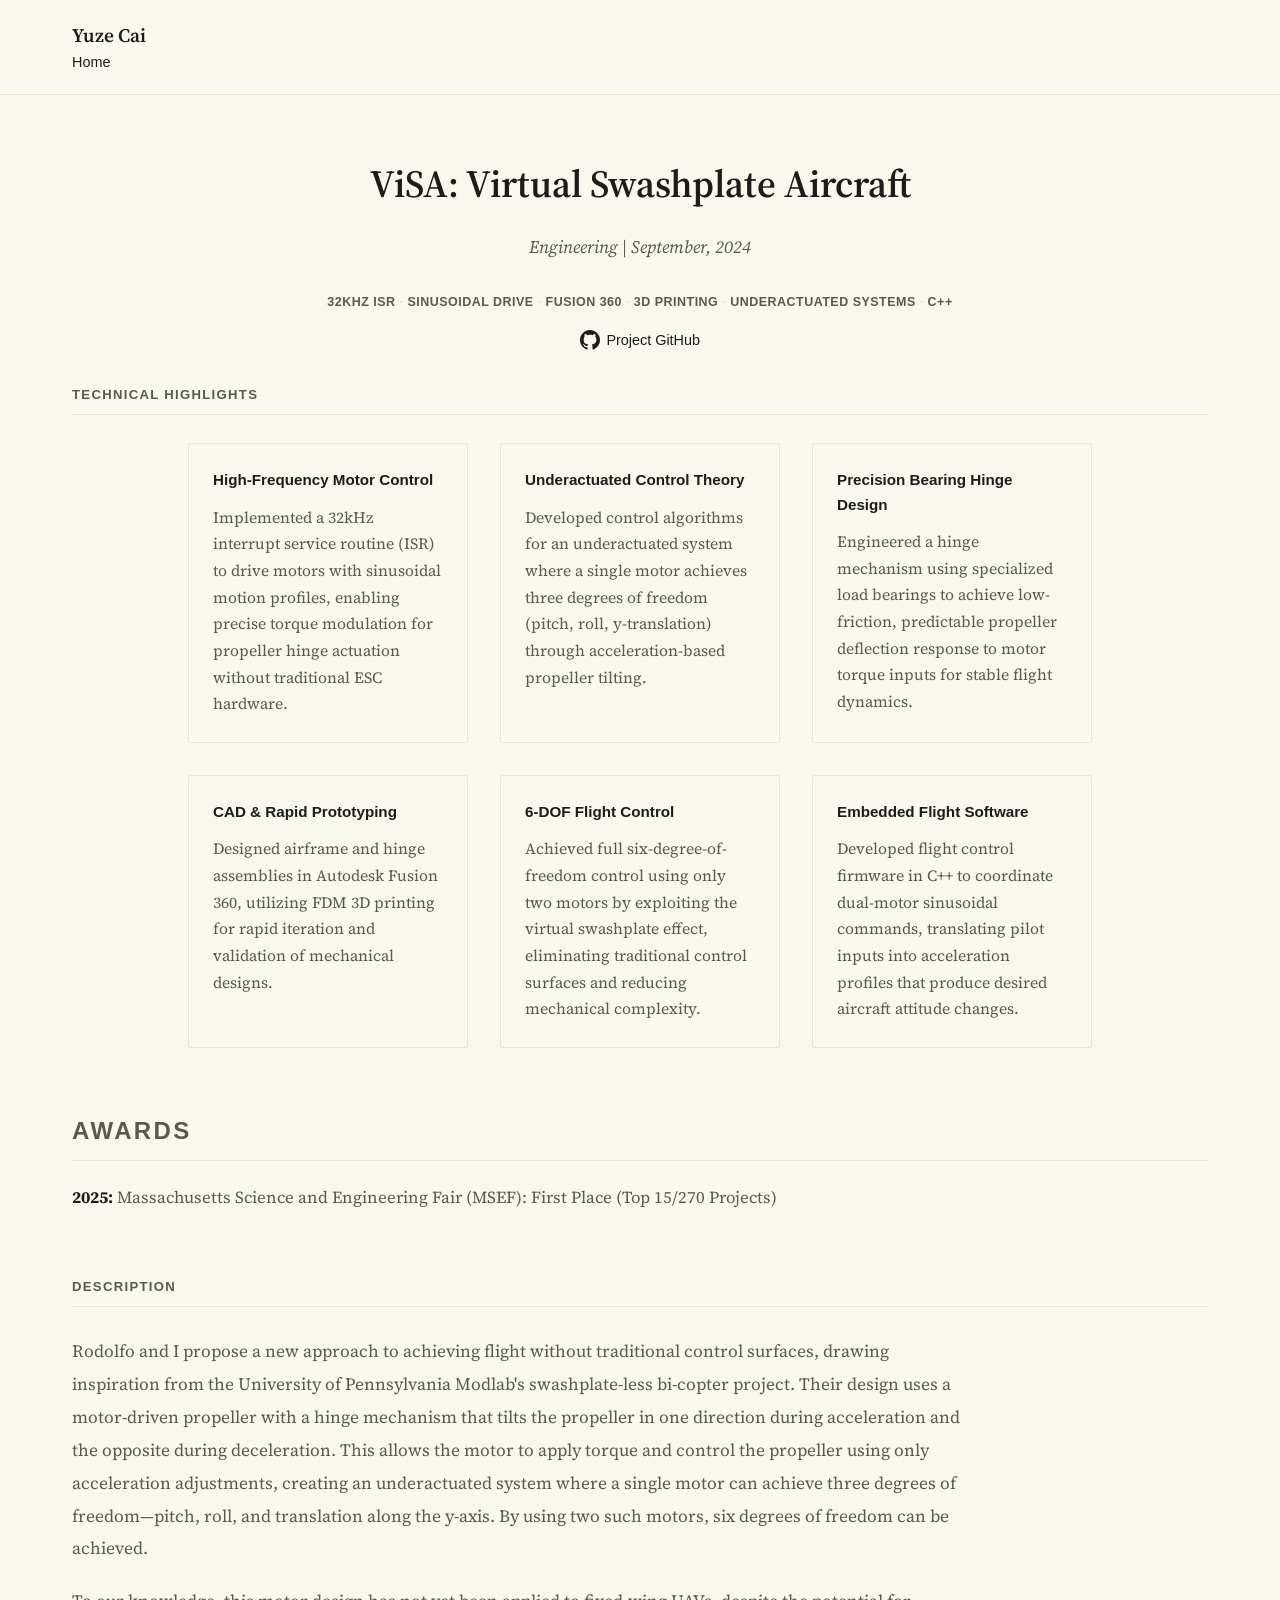
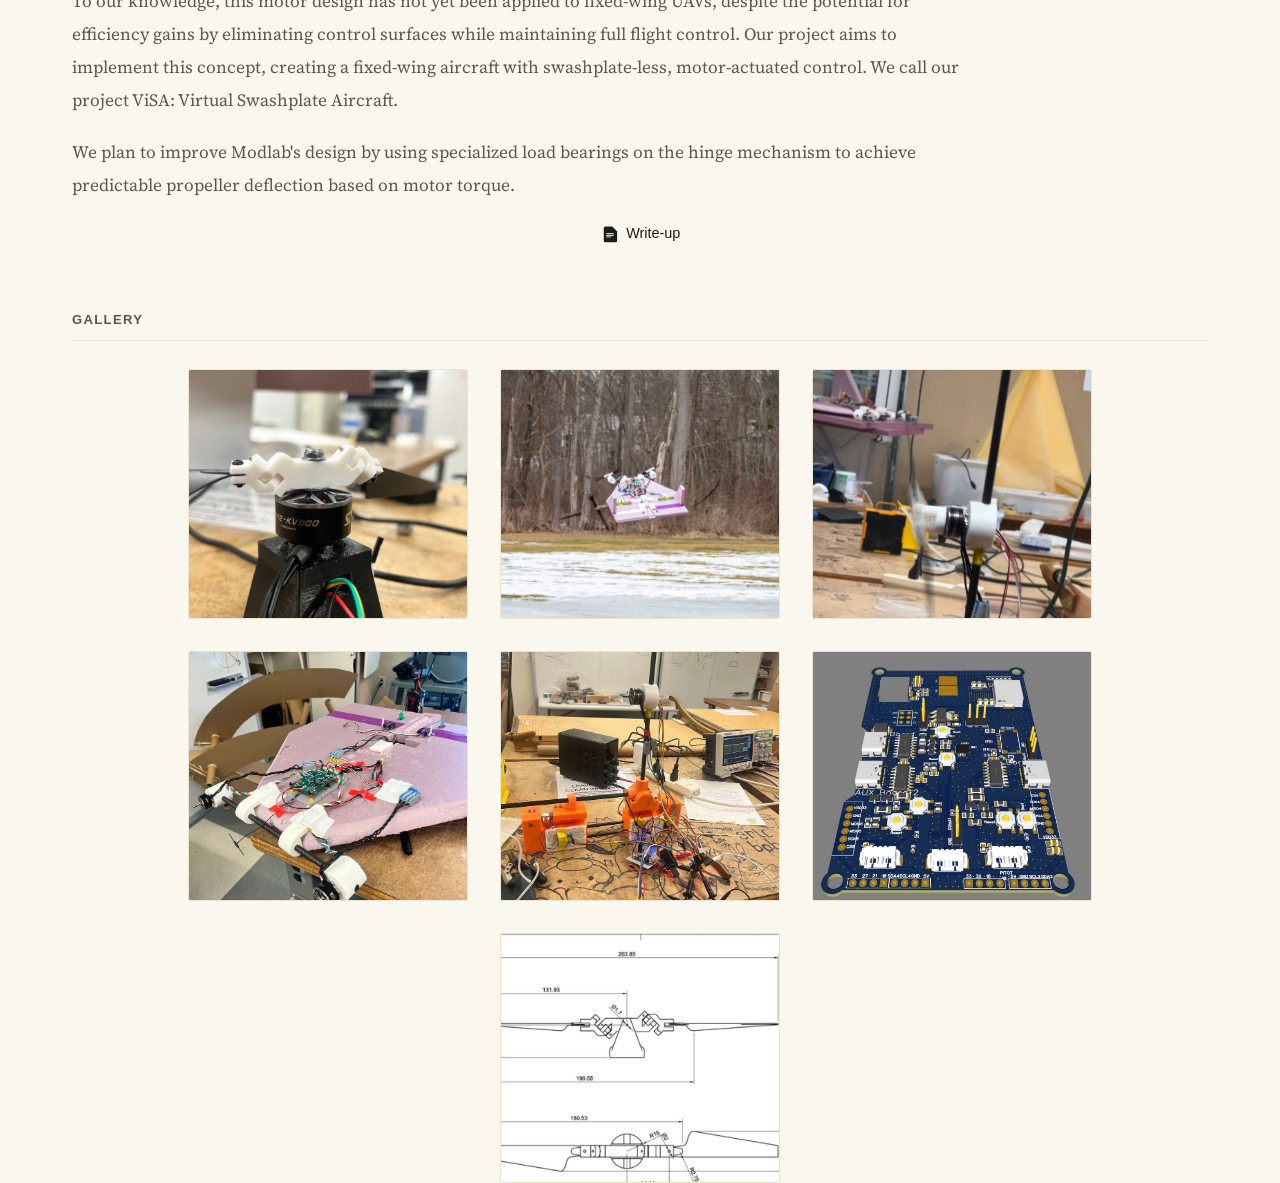
<file: projects/visa.html>
<!DOCTYPE html>
<html lang="en">

<head>
    <meta charset="UTF-8">
    <meta http-equiv="Cache-Control" content="no-cache, no-store, must-revalidate">
    <meta http-equiv="Pragma" content="no-cache">
    <meta http-equiv="Expires" content="0">
    <meta name="viewport" content="width=device-width, initial-scale=1.0">
    <title>ViSA: Virtual Swashplate Aircraft | Yuze Cai (Carey Cai)</title>
    <link rel="preconnect" href="https://fonts.googleapis.com">
    <link rel="preconnect" href="https://fonts.gstatic.com" crossorigin>
        <link href="https://fonts.googleapis.com/css2?family=Source+Serif+4:ital,wght@0,400;0,600;0,700;1,400&display=swap" rel="stylesheet">
    <link rel="stylesheet" href="../css/styles-v5.css">
</head>

<body>
    <header class="site-header">
        <div class="container header-container">
            <a href="../index.html" class="logo">Yuze Cai</a>
            <nav class="main-nav">
                <ul>
                    <li><a href="../index.html">Home</a></li>
                </ul>
            </nav>
        </div>
    </header>

    <main>
        <section class="hero container">
            <h1>ViSA: Virtual Swashplate Aircraft</h1>
            <p class="subtitle">Engineering | September, 2024</p>
            <div class="tech-stack">
                <span class="tech-tag">32kHz ISR</span>
                <span class="tech-tag">Sinusoidal Drive</span>
                <span class="tech-tag">Fusion 360</span>
                <span class="tech-tag">3D Printing</span>
                <span class="tech-tag">Underactuated Systems</span>
                <span class="tech-tag">C++</span>
            </div>
            <div class="social-links">
                <a href="https://github.com/ViSA-Virtual-Swashplate-Aircraft" target="_blank" class="social-btn">
                    <svg xmlns="http://www.w3.org/2000/svg" width="20" height="20" viewBox="0 0 24 24" fill="currentColor"><path d="M12 0c-6.626 0-12 5.373-12 12 0 5.302 3.438 9.8 8.207 11.387.599.111.793-.261.793-.577v-2.234c-3.338.726-4.033-1.416-4.033-1.416-.546-1.387-1.333-1.756-1.333-1.756-1.089-.745.083-.729.083-.729 1.205.084 1.839 1.237 1.839 1.237 1.07 1.834 2.807 1.304 3.492.997.107-.775.418-1.305.762-1.604-2.665-.305-5.467-1.334-5.467-5.931 0-1.311.469-2.381 1.236-3.221-.124-.303-.535-1.524.117-3.176 0 0 1.008-.322 3.301 1.23.957-.266 1.983-.399 3.003-.404 1.02.005 2.047.138 3.006.404 2.291-1.552 3.297-1.23 3.297-1.23.653 1.653.242 2.874.118 3.176.77.84 1.235 1.911 1.235 3.221 0 4.609-2.807 5.624-5.479 5.921.43.372.823 1.102.823 2.222v3.293c0 .319.192.694.801.576 4.765-1.589 8.199-6.086 8.199-11.386 0-6.627-5.373-12-12-12z"/></svg>
                    Project GitHub
                </a>
            </div>
        </section>

        <section class="container project-detail">
            <h2 class="section-title">Technical Highlights</h2>
            <div class="tech-details">
                <div class="tech-item">
                    <h3>High-Frequency Motor Control</h3>
                    <p>Implemented a 32kHz interrupt service routine (ISR) to drive motors with sinusoidal motion profiles, enabling precise torque modulation for propeller hinge actuation without traditional ESC hardware.</p>
                </div>
                <div class="tech-item">
                    <h3>Underactuated Control Theory</h3>
                    <p>Developed control algorithms for an underactuated system where a single motor achieves three degrees of freedom (pitch, roll, y-translation) through acceleration-based propeller tilting.</p>
                </div>
                <div class="tech-item">
                    <h3>Precision Bearing Hinge Design</h3>
                    <p>Engineered a hinge mechanism using specialized load bearings to achieve low-friction, predictable propeller deflection response to motor torque inputs for stable flight dynamics.</p>
                </div>
                <div class="tech-item">
                    <h3>CAD & Rapid Prototyping</h3>
                    <p>Designed airframe and hinge assemblies in Autodesk Fusion 360, utilizing FDM 3D printing for rapid iteration and validation of mechanical designs.</p>
                </div>
                <div class="tech-item">
                    <h3>6-DOF Flight Control</h3>
                    <p>Achieved full six-degree-of-freedom control using only two motors by exploiting the virtual swashplate effect, eliminating traditional control surfaces and reducing mechanical complexity.</p>
                </div>
                <div class="tech-item">
                    <h3>Embedded Flight Software</h3>
                    <p>Developed flight control firmware in C++ to coordinate dual-motor sinusoidal commands, translating pilot inputs into acceleration profiles that produce desired aircraft attitude changes.</p>
                </div>
            </div>

            <div class="project-awards">
                <h2 class="section-title">Awards</h2>
                <ul class="awards-list">
                    <li><strong>2025:</strong> Massachusetts Science and Engineering Fair (MSEF): First Place (Top
                        15/270 Projects)</li>
                </ul>
            </div>

            <div class="project-description">
                <h2 class="section-title">Description</h2>
                <p>Rodolfo and I propose a new approach to achieving flight without traditional control surfaces,
                    drawing
                    inspiration from the University of Pennsylvania Modlab's swashplate-less bi-copter project. Their
                    design uses a motor-driven propeller with a hinge mechanism that tilts the propeller in one
                    direction during acceleration and the opposite during deceleration. This allows the motor to apply
                    torque and control the propeller using only acceleration adjustments, creating an underactuated
                    system where a single motor can achieve three degrees of freedom—pitch, roll, and translation along
                    the y-axis. By using two such motors, six degrees of freedom can be achieved.</p>

                <p>To our knowledge, this motor design has not yet been applied to fixed-wing UAVs, despite
                    the potential for efficiency gains by eliminating control surfaces while maintaining
                    full flight control. Our project aims to implement this concept, creating a fixed-wing aircraft with
                    swashplate-less, motor-actuated control. We call our project ViSA: Virtual Swashplate
                    Aircraft.</p>

                <p>We plan to improve Modlab's design by using specialized load bearings on the hinge mechanism to
                    achieve predictable propeller deflection based on motor torque.</p>

                <div class="social-links" style="justify-content: center;">
                    <a href="https://docs.google.com/document/d/1Nbk73teRa_HzpfnXsoKnOqVvl1ClvByB7JnDHeFqkSU/edit?usp=sharing"
                        target="_blank" class="social-btn">
                        <svg xmlns="http://www.w3.org/2000/svg" width="20" height="20" viewBox="0 0 48 48">
                            <path fill="currentColor" d="M13 6h16l12 12v22c0 2.2-1.8 4-4 4H13c-2.2 0-4-1.8-4-4V10c0-2.2 1.8-4 4-4z"/>
                            <path fill="currentColor" opacity="0.7" d="M29 6l12 12H33c-2.2 0-4-1.8-4-4V6z"/>
                            <path fill="#fff" d="M15 22h18v2H15zm0 4h18v2H15zm0 4h12v2H15z"/>
                        </svg>
                        Write-up
                    </a>
                </div>
            </div>

            <h2 class="section-title">Gallery</h2>
            <div class="grid gallery-grid">
                <div class="gallery-item">
                    <img src="../assets/images/visa/prog/first_prototype.jpg" alt="First Prototype">
                                    </div>
                <div class="gallery-item">
                    <img src="../assets/images/visa/prog/validation_flight.jpg" alt="Successful validation flight">
                                    </div>
                <div class="gallery-item">
                    <img src="../assets/images/visa/prog/img_f3a071fc412b.jpg" alt="Project Development">
                                    </div>
                <div class="gallery-item">
                    <img src="../assets/images/visa/prog/img_8788.jpg" alt="Hardware Assembly">
                                    </div>
                <div class="gallery-item">
                    <img src="../assets/images/visa/prog/img_8751.jpg" alt="Testing Setup">
                                    </div>
                <div class="gallery-item">
                    <img src="../assets/images/visa/prog/screenshot_1.jpg" alt="Simulation/Design Screenshot 1">
                                    </div>
                <div class="gallery-item">
                    <img src="../assets/images/visa/prog/screenshot_2.jpg" alt="Simulation/Design Screenshot 2">
                                    </div>
            </div>
        </section>
    </main>
</body>

</html>
</file>
<file: css/styles-v5.css>
:root {
    /* Color Palette - Muted, aged-paper */
    --bg-color: #faf7ee;
    --card-bg: #f7f2e4;
    --text-primary: #1c1c1a;
    --text-secondary: #5c5850;
    --accent-color: #1d3557;
    /* Muted ink navy — used only for genuine links */
    --accent-hover: #12233c;
    --border-color: #ece4d1;

    /* Spacing */
    --container-width: 1200px;
    --spacing-sm: 1rem;
    --spacing-md: 2rem;
    --spacing-lg: 4rem;

    /* Typography */
    --font-main: 'Source Serif 4', Georgia, 'Times New Roman', serif;
    --font-sans: -apple-system, BlinkMacSystemFont, "Segoe UI", Helvetica, Arial, sans-serif;
}

* {
    box-sizing: border-box;
    margin: 0;
    padding: 0;
}

body {
    background-color: var(--bg-color);
    color: var(--text-primary);
    font-family: var(--font-main);
    line-height: 1.6;
    -webkit-font-smoothing: antialiased;
    overflow-x: hidden;
}

a {
    text-decoration: none;
    color: inherit;
    transition: color 0.2s ease;
}

ul {
    list-style: none;
}

/* Layout Utilities */
.container {
    max-width: var(--container-width);
    margin: 0 auto;
    padding: 0 var(--spacing-md);
}

.grid {
    display: grid;
    gap: var(--spacing-md);
}

/* Header */
header {
    padding: 1.25rem 0;
    border-bottom: 1px solid var(--border-color);
    position: sticky;
    top: 0;
    background-color: var(--bg-color);
    z-index: 100;
}

nav {
    display: flex;
    justify-content: space-between;
    align-items: center;
}

.logo {
    font-size: 1.2rem;
    font-weight: 600;
    font-family: var(--font-main);
}

.nav-links {
    display: flex;
    gap: var(--spacing-md);
    font-family: var(--font-sans);
    font-size: 0.9rem;
}

.main-nav ul {
    display: flex;
    gap: var(--spacing-md);
    font-family: var(--font-sans);
    font-size: 0.9rem;
}

.nav-links a:hover,
.main-nav a:hover {
    text-decoration: underline;
    text-underline-offset: 3px;
}

/* Hero Section */
.hero {
    padding: var(--spacing-lg) 0 var(--spacing-md) 0;
    text-align: center;
    display: flex;
    flex-direction: column;
    justify-content: center;
    align-items: center;
}

.profile-pic {
    width: 130px;
    height: 130px;
    border-radius: 50%;
    object-fit: cover;
    border: 1px solid var(--border-color);
    margin-bottom: var(--spacing-md);
}

.hero h1 {
    font-size: 2.4rem;
    font-weight: 600;
    margin-bottom: var(--spacing-sm);
    color: var(--text-primary);
    max-width: 780px;
    line-height: 1.3;
}

.hero p {
    font-size: 1.1rem;
    color: var(--text-secondary);
    max-width: 600px;
    margin-bottom: 0;
}

/* Intro */
.intro {
    padding: 0 0 var(--spacing-md);
}

.intro p {
    font-size: 1.05rem;
    line-height: 1.8;
    margin-bottom: 1rem;
}

.intro p:last-child {
    margin-bottom: 0;
}

.intro a {
    color: var(--accent-color);
    text-decoration: underline;
    text-underline-offset: 3px;
}

.intro a:hover {
    color: var(--accent-hover);
}

.intro sup {
    line-height: 0;
}

.inline-logo {
    height: 1.3em;
    width: auto;
    vertical-align: -0.28em;
    margin-right: 0.3em;
}

.inline-logo-wide {
    height: 1.8em;
    vertical-align: -0.5em;
}

/* Projects Section */
.projects {
    padding: var(--spacing-lg) 0;
}

/* Publications Section */
.publications {
    padding: var(--spacing-md) 0;
}

.publication {
    padding: 1.25rem 0;
    border-bottom: 1px solid var(--border-color);
}

.publication:last-child {
    border-bottom: none;
}

.publication h3 {
    font-size: 1.05rem;
    font-weight: 600;
    margin-bottom: 0.25rem;
}

.publication h3 a {
    color: var(--accent-color);
    text-decoration: underline;
    text-underline-offset: 3px;
}

.publication h3 a:hover {
    color: var(--accent-hover);
}

.publication-authors {
    font-size: 0.92rem;
    color: var(--text-secondary);
    font-family: var(--font-sans);
}

.publication-authors strong {
    color: var(--text-primary);
}

.publication-meta {
    font-size: 0.82rem;
    color: var(--text-secondary);
    font-family: var(--font-sans);
    margin-top: 0.25rem;
}

.publication-tag {
    font-family: var(--font-sans);
    font-size: 0.82rem;
    font-weight: 500;
    color: var(--text-secondary);
    margin-bottom: 0.4rem;
}

.publication-tag a {
    color: var(--accent-color);
    text-decoration: underline;
    text-underline-offset: 3px;
}

.publication-tag a:hover {
    color: var(--accent-hover);
}

.publication-tag .venue {
    color: #b22222;
    font-weight: 700;
}

.section-title {
    font-family: var(--font-sans);
    font-size: 0.82rem;
    font-weight: 600;
    letter-spacing: 0.1em;
    text-transform: uppercase;
    color: var(--text-secondary);
    border-left: none;
    padding-left: 0;
    padding-bottom: 0.6rem;
    margin-bottom: 1.75rem;
    border-bottom: 1px solid var(--border-color);
}

.section-title .section-note {
    font-weight: 400;
    letter-spacing: normal;
    text-transform: none;
}

.project-grid {
    display: flex;
    flex-wrap: wrap;
    gap: var(--spacing-md);
    justify-content: center;
}

.project-card {
    background-color: transparent;
    border: 1px solid var(--border-color);
    border-radius: 2px;
    overflow: hidden;
    transition: border-color 0.2s ease;
    width: 320px;
    flex-shrink: 0;
}

.project-card:hover {
    border-color: var(--text-secondary);
}

.card-image {
    width: 100%;
    height: 200px;
    object-fit: cover;
    background-color: var(--card-bg);
    border-bottom: 1px solid var(--border-color);
}

.card-image-placeholder {
    display: flex;
    align-items: center;
    justify-content: center;
    background-color: var(--text-primary);
}

.card-image-label {
    color: var(--bg-color);
    font-family: 'Courier New', Courier, monospace;
    font-size: 1rem;
    letter-spacing: 0.02em;
}

.card-content {
    padding: var(--spacing-md);
}

.card-title {
    font-size: 1.25rem;
    font-weight: 600;
    margin-bottom: 0.6rem;
}

.card-desc {
    color: var(--text-secondary);
    margin-bottom: 1rem;
    font-size: 0.95rem;
}

.btn {
    display: inline-block;
    padding: 0;
    background-color: transparent;
    color: var(--accent-color);
    border-radius: 0;
    font-weight: 500;
    font-family: var(--font-sans);
    font-size: 0.88rem;
    text-decoration: underline;
    text-underline-offset: 3px;
}

.btn:hover {
    color: var(--accent-hover);
}

/* Project Detail Gallery */
.gallery-grid {
    display: flex;
    flex-wrap: wrap;
    gap: var(--spacing-md);
    justify-content: center;
}

.gallery-item {
    break-inside: avoid;
    width: 280px;
    flex-shrink: 0;
}

.gallery-item img,
.gallery-item video {
    width: 100%;
    height: 250px;
    object-fit: cover;
    border-radius: 2px;
    border: 1px solid var(--border-color);
    display: block;
    background-color: var(--card-bg);
}

.caption {
    margin-top: 0.5rem;
    font-size: 0.85rem;
    font-family: var(--font-sans);
    color: var(--text-secondary);
    text-align: center;
}

.subtitle {
    font-size: 1.05rem;
    font-style: italic;
    color: var(--text-secondary);
    margin-top: 0.5rem;
}

.project-intro {
    font-size: 1.1rem;
    max-width: 800px;
    margin: 0 auto var(--spacing-lg);
    line-height: 1.8;
}

/* Footer */

footer {
    padding: var(--spacing-lg) 0;
    text-align: center;
    font-family: var(--font-sans);
    font-size: 0.85rem;
    color: var(--text-secondary);
    border-top: 1px solid var(--border-color);
    margin-top: var(--spacing-lg);
}

/* Responsive */
@media (max-width: 768px) {
    .hero h1 {
        font-size: 1.8rem;
    }

    .container {
        padding-left: 1.25rem;
        padding-right: 1.25rem;
    }

    .hero p {
        max-width: 100%;
    }

    .project-card {
        width: 100%;
    }

    .gallery-item {
        width: 100%;
    }

    .tech-item {
        width: 100%;
    }
}

/* Project Detail Refinements */
.project-intro p {
    font-size: 1.15rem;
    text-align: left;
    margin-bottom: 1.5rem;
    color: var(--text-secondary);
}

.project-intro {
    max-width: 1000px;
    margin: 0 auto var(--spacing-lg);
}

/* Visible Hyperlinks */
.project-links a,
.project-intro a {
    color: var(--accent-color);
    text-decoration: underline;
    text-underline-offset: 3px;
    font-weight: 500;
    font-size: 1rem;
}

.project-links a:hover,
.project-intro a:hover {
    color: var(--accent-hover);
}

/* Awards Section */
.project-awards h2 {
    font-size: 1.5rem;
    margin-bottom: 1.5rem;
}

.awards-list li {
    font-size: 1.05rem;
    margin-bottom: 1rem;
    line-height: 1.6;
    color: var(--text-secondary);
}

.awards-list li strong {
    color: var(--text-primary);
}

.project-awards {
    margin-bottom: 4rem;
}


/* Technical Details Section */
.tech-details {
    display: flex;
    flex-wrap: wrap;
    gap: var(--spacing-md);
    justify-content: center;
    margin-bottom: var(--spacing-lg);
}

.tech-item {
    background-color: transparent;
    border: 1px solid var(--border-color);
    border-radius: 2px;
    padding: 1.5rem;
    width: 280px;
    flex-shrink: 0;
    transition: border-color 0.2s ease;
}

.tech-item:hover {
    border-color: var(--text-secondary);
}

.tech-item h3 {
    font-family: var(--font-sans);
    font-size: 0.95rem;
    font-weight: 600;
    margin-bottom: 0.75rem;
    color: var(--text-primary);
}

.tech-item p {
    font-size: 0.98rem;
    color: var(--text-secondary);
    line-height: 1.7;
}


/* Tech Stack / Keyword Tags */
.tech-stack {
    display: flex;
    flex-wrap: wrap;
    justify-content: center;
    margin-top: var(--spacing-md);
    font-family: var(--font-sans);
}

.tech-tag {
    background-color: transparent;
    color: var(--text-secondary);
    padding: 0;
    border-radius: 0;
    font-size: 0.78rem;
    font-weight: 600;
    letter-spacing: 0.04em;
    text-transform: uppercase;
    border: none;
}

.tech-tag:not(:last-child)::after {
    content: "\00a0\00b7\00a0";
    color: var(--border-color);
}

/* Card Tags (Index Page) */
.card-tags {
    display: flex;
    flex-wrap: wrap;
    margin-bottom: var(--spacing-sm);
    font-family: var(--font-sans);
}

.card-tag {
    display: inline-block;
    background-color: transparent;
    color: var(--text-secondary);
    padding: 0;
    border-radius: 0;
    font-size: 0.72rem;
    font-weight: 600;
    letter-spacing: 0.03em;
    text-transform: uppercase;
    border: none;
    white-space: nowrap;
}

.card-tag:not(:last-child)::after {
    content: "\00a0\00b7\00a0";
    color: var(--border-color);
}

/* Social Links */
.social-links {
    display: flex;
    gap: 1.5rem;
    margin-top: var(--spacing-sm);
    font-family: var(--font-sans);
}

.social-btn {
    display: inline-flex;
    align-items: center;
    gap: 0.4rem;
    padding: 0;
    border: none;
    border-radius: 0;
    font-size: 0.9rem;
    font-weight: 500;
    color: var(--text-primary);
}

.social-btn:hover {
    color: var(--accent-color);
    text-decoration: underline;
    text-underline-offset: 3px;
}

/* Inline Button (within text) */
.inline-btn {
    display: inline-flex;
    align-items: center;
    gap: 0.3rem;
    padding: 0;
    margin: 0 0.15rem;
    border: none;
    border-radius: 0;
    font-family: var(--font-sans);
    font-size: 0.85rem;
    font-weight: 500;
    color: var(--accent-color);
    vertical-align: middle;
    text-decoration: underline;
    text-underline-offset: 2px;
}

.inline-btn:hover {
    color: var(--accent-hover);
}


/* Description Section */
.project-description {
    margin-bottom: var(--spacing-lg);
}

.project-description p {
    font-size: 1.08rem;
    line-height: 1.9;
    color: var(--text-secondary);
    margin-bottom: 1.25rem;
    max-width: 900px;
}

.project-description p a {
    color: var(--accent-color);
    text-decoration: underline;
    text-underline-offset: 3px;
}

.project-description p a:hover {
    color: var(--accent-hover);
}

.project-description .project-links {
    margin-top: var(--spacing-md);
}

/* Math Sections */
.math-section h3 {
    font-family: var(--font-sans);
    font-size: 1.05rem;
    font-weight: 600;
    color: var(--text-primary);
    margin-top: 2rem;
    margin-bottom: 0.75rem;
}

.math-block {
    overflow-x: auto;
    padding: 1rem 0;
    margin: 1rem 0;
    text-align: center;
}

.pipeline-list {
    list-style: decimal;
    padding-left: 1.5rem;
}

.pipeline-list li {
    font-size: 1.02rem;
    color: var(--text-secondary);
    margin-bottom: 0.75rem;
    line-height: 1.7;
}

/* Photography Viewer */
.photo-viewer {
    display: flex;
    align-items: center;
    justify-content: center;
    gap: 1rem;
    margin-top: var(--spacing-md);
    width: 100%;
    max-width: 100%;
}

.photo-stage {
    flex: 1 1 auto;
    min-width: 0;
    max-width: 1000px;
    display: flex;
    justify-content: center;
}

.photo-stage img {
    max-width: 100%;
    max-height: 75vh;
    width: auto;
    height: auto;
    object-fit: contain;
    border-radius: 2px;
    border: 1px solid var(--border-color);
}

.photo-nav {
    flex-shrink: 0;
    width: 40px;
    height: 40px;
    border-radius: 2px;
    border: 1px solid var(--border-color);
    background-color: transparent;
    color: var(--text-primary);
    font-size: 1.5rem;
    line-height: 1;
    cursor: pointer;
    display: flex;
    align-items: center;
    justify-content: center;
    transition: border-color 0.2s ease, color 0.2s ease;
}

.photo-nav:hover {
    border-color: var(--text-secondary);
    color: var(--accent-color);
}

.photo-counter {
    text-align: center;
    font-family: var(--font-sans);
    color: var(--text-secondary);
    margin-top: 1rem;
    font-size: 0.88rem;
}

@media (max-width: 768px) {
    .photo-nav {
        width: 36px;
        height: 36px;
        font-size: 1.3rem;
    }

    .photo-viewer {
        gap: 0.5rem;
    }
}

/* Photography Feature (homepage) */
.photo-feature {
    padding-top: var(--spacing-lg);
    padding-bottom: var(--spacing-lg);
}

.photo-feature-link {
    display: block;
    border: 1px solid var(--border-color);
    border-radius: 2px;
    overflow: hidden;
}

.photo-feature-img {
    display: block;
    width: 100%;
    height: 300px;
    object-fit: cover;
}

.photo-feature-caption {
    margin-top: 1rem;
    font-family: var(--font-sans);
    font-size: 0.95rem;
    color: var(--text-secondary);
}

.photo-feature-caption a {
    color: var(--accent-color);
    text-decoration: underline;
    text-underline-offset: 3px;
}

.photo-feature-caption a:hover {
    color: var(--accent-hover);
}

@media (max-width: 768px) {
    .photo-feature-img {
        height: 200px;
    }
}
</file>
